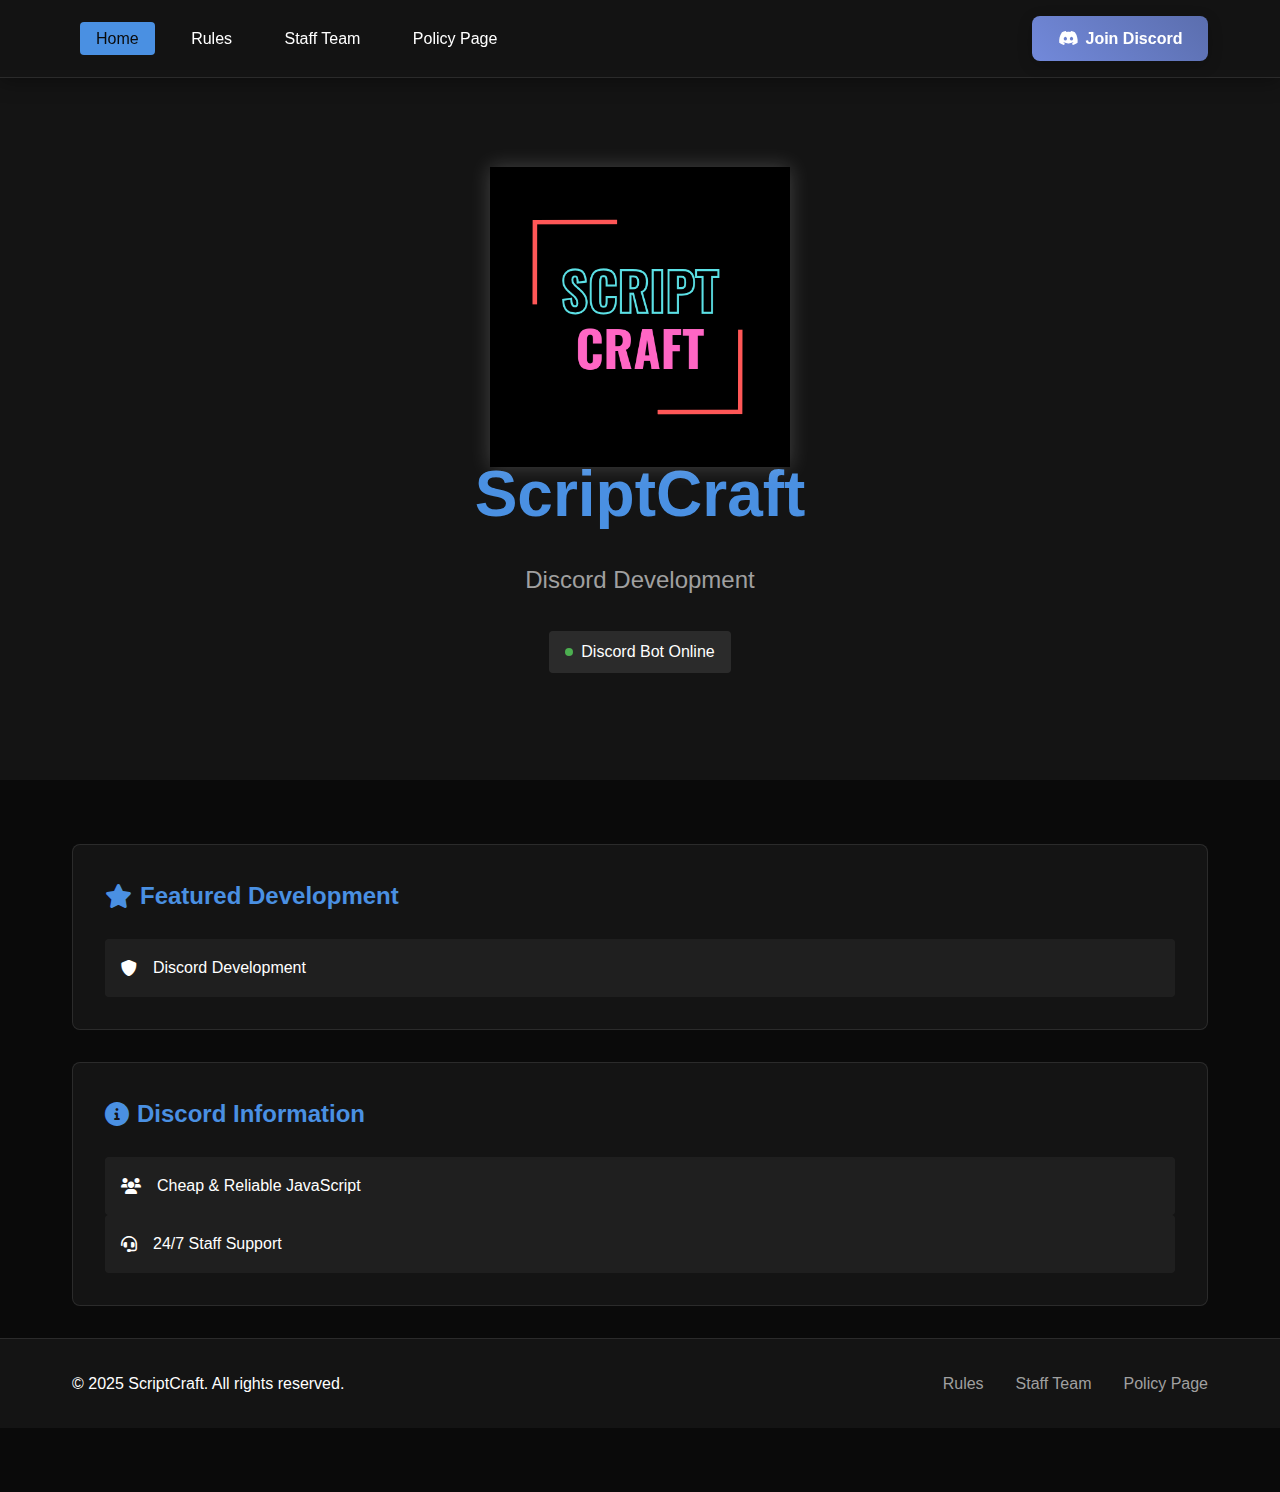
<file: index.html>
<!DOCTYPE html>
<html lang="en">
<head>
    <meta charset="UTF-8">
    <meta name="viewport" content="width=device-width, initial-scale=1.0">
    <title>ScriptCraft</title>
    <link rel="stylesheet" href="css/style.css">
    <link rel="stylesheet" href="https://cdnjs.cloudflare.com/ajax/libs/font-awesome/6.0.0/css/all.min.css">
</head>
<body>

    <nav class="navbar">
        <div class="nav-container">
            <div class="nav-links">
                <a href="index.html" class="active">Home</a>
                <a href="rules.html">Rules</a>
                <a href="staff.html">Staff Team</a>
                <a href="policy.html">Policy Page</a>
            </div>
            <div class="nav-buttons">
                <a href="https://discord.gg/6sVtwcZF" class="discord-btn">
                    <i class="fab fa-discord"></i> Join Discord
                </a>
            </div>
        </div>
    </nav>

    
    <section class="hero">
        <div class="hero-content">
            <div class="logo-container">
                <img src="images/scriptcraft.png" alt="ScriptCraft Logo" class="server-logo">
            </div>
            <h1>ScriptCraft</h1>
            <p>Discord Development</p>
            <div class="server-status">
                <span class="status-dot"></span>
                <span class="status-text">Checking Discord status...</span>
            </div>
        </div>
    </section>

    <section class="main-content">
        <div class="container">
            <div class="info-box">
                <h2><i class="fas fa-star"></i> Featured Development</h2>
                <div class="division-list">
                    <div class="division-item">
                        <i class="fas fa-shield-alt"></i>
                        <span>Discord Development</span>
                    </div>
                </div>
            </div>

            <div class="info-box">
                <h2><i class="fas fa-info-circle"></i> Discord Information</h2>
                <div class="discord-info">
                    <div class="info-item">
                        <i class="fas fa-users"></i>
                        <span>Cheap & Reliable JavaScript</span>
                    </div>
                    <div class="info-item">
                        <i class="fas fa-headset"></i>
                        <span>24/7 Staff Support</span>
                    </div>
                </div>
            </div>
        </div>
    <footer>
        <div class="container">
            <div class="footer-content">
                <p>&copy; 2025 ScriptCraft. All rights reserved.</p>
                <div class="footer-links">
                    <a href="rules.html">Rules</a>
                    <a href="staff.html">Staff Team</a>
                    <a href="policy.html">Policy Page</a>
                </div>
            </div>
        </div>
    </footer>

    <script src="js/server-status.js"></script>
</body>
</html>
</file>
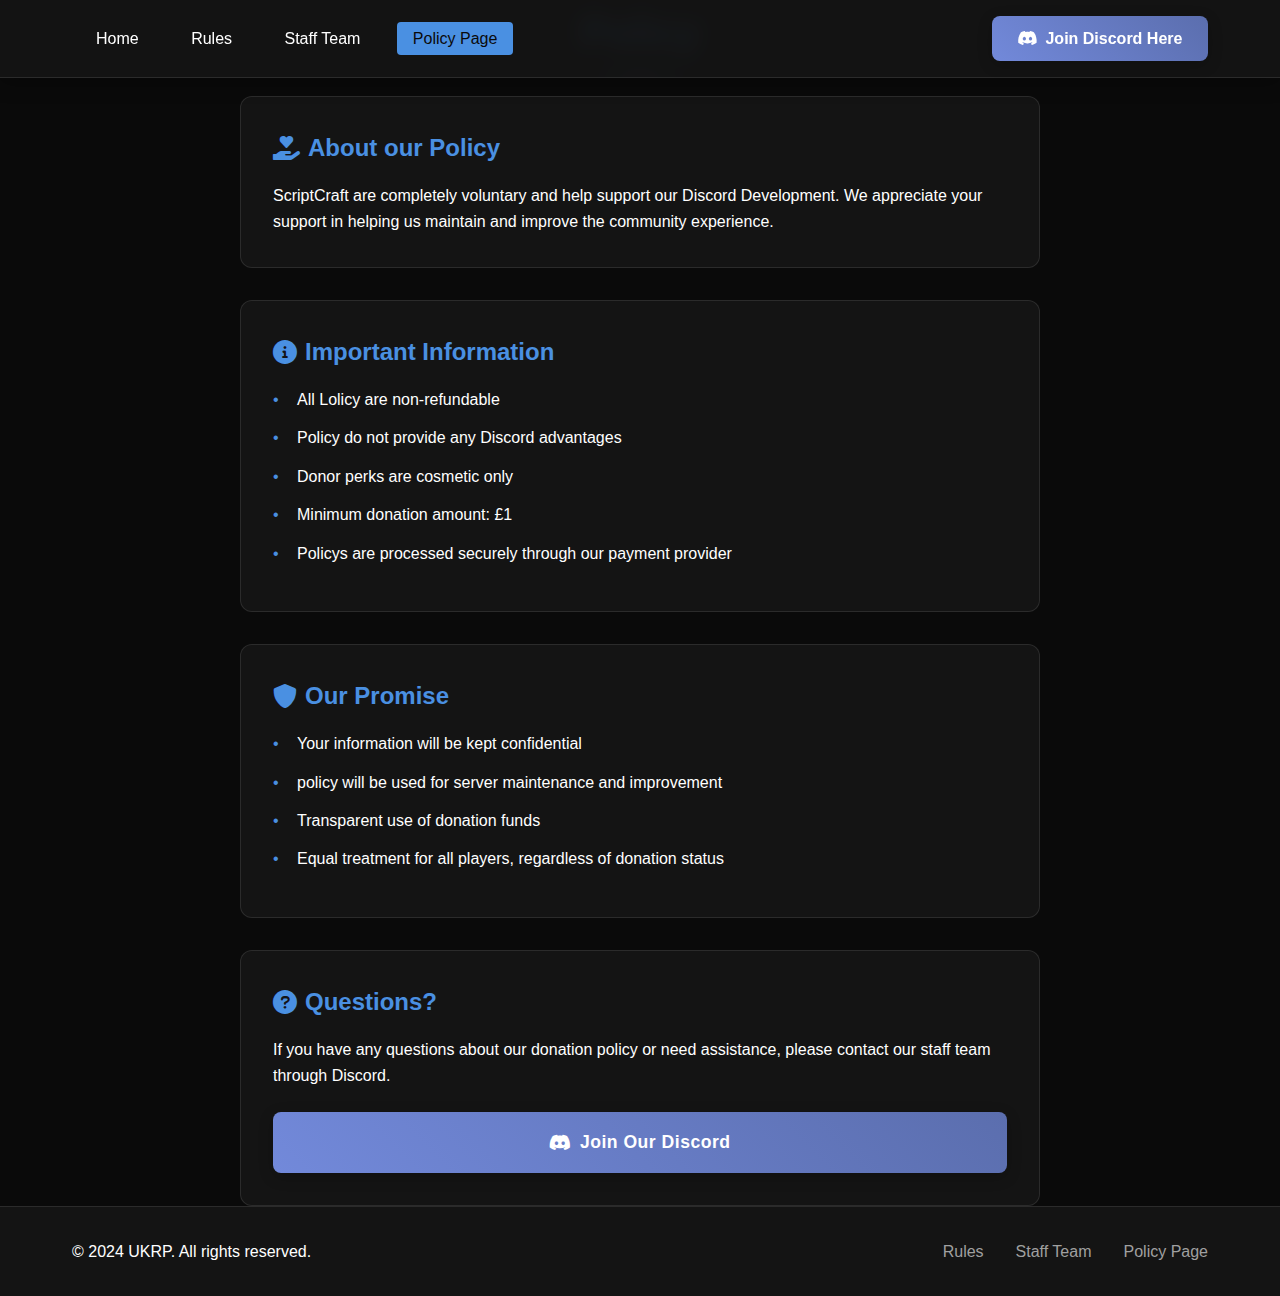
<file: policy.html>
<!DOCTYPE html>
<html lang="en">
<head>
    <meta charset="UTF-8">
    <meta name="viewport" content="width=device-width, initial-scale=1.0">
    <title>Page of Policy - 2025</title>
    <link rel="stylesheet" href="css/style.css">
    <link rel="stylesheet" href="https://cdnjs.cloudflare.com/ajax/libs/font-awesome/6.0.0/css/all.min.css">
</head>
<body>
    <nav class="navbar">
        <div class="nav-container">
            <div class="nav-links">
                <a href="index.html">Home</a>
                <a href="rules.html">Rules</a>
                <a href="staff.html">Staff Team</a>
                <a href="policy.html" class="active">Policy Page</a>
            </div>
            <div class="nav-buttons">
                <a href="https://discord.gg/6sVtwcZF" class="discord-btn">
                    <i class="fab fa-discord"></i> Join Discord Here
                </a>
            </div>
        </div>
    </nav>


    <section class="policy-section">
        <div class="container">
            <h1 class="page-title">Policy</h1>
            
            <div class="policy-container">
                <div class="policy-card">
                    <h2><i class="fas fa-hand-holding-heart"></i> About our Policy</h2>
                    <p> ScriptCraft are completely voluntary and help support our Discord Development. We appreciate your support in helping us maintain and improve the community experience.</p>
                </div>

                <div class="policy-card">
                    <h2><i class="fas fa-info-circle"></i> Important Information</h2>
                    <ul class="policy-list">
                        <li>All Lolicy are non-refundable</li>
                        <li>Policy do not provide any Discord advantages</li>
                        <li>Donor perks are cosmetic only</li>
                        <li>Minimum donation amount: £1</li>
                        <li>Policys are processed securely through our payment provider</li>
                    </ul>
                </div>

                <div class="policy-card">
                    <h2><i class="fas fa-shield-alt"></i> Our Promise</h2>
                    <ul class="policy-list">
                        <li>Your information will be kept confidential</li>
                        <li>policy will be used for server maintenance and improvement</li>
                        <li>Transparent use of donation funds</li>
                        <li>Equal treatment for all players, regardless of donation status</li>
                    </ul>
                </div>

                <div class="policy-card">
                    <h2><i class="fas fa-question-circle"></i> Questions?</h2>
                    <p>If you have any questions about our donation policy or need assistance, please contact our staff team through Discord.</p>
                    <a href="https://discord.gg/6sVtwcZF" class="discord-btn large">
                        <i class="fab fa-discord"></i> Join Our Discord
                    </a>
                </div>
            </div>
        </div>
    </section>

  
    <footer>
        <div class="container">
            <div class="footer-content">
                <p>&copy; 2024 UKRP. All rights reserved.</p>
                <div class="footer-links">
                    <a href="rules.html">Rules</a>
                    <a href="staff.html">Staff Team</a>
                    <a href="policy.html">Policy Page</a>
                </div>
            </div>
        </div>
    </footer>
</body>
</html>
</file>
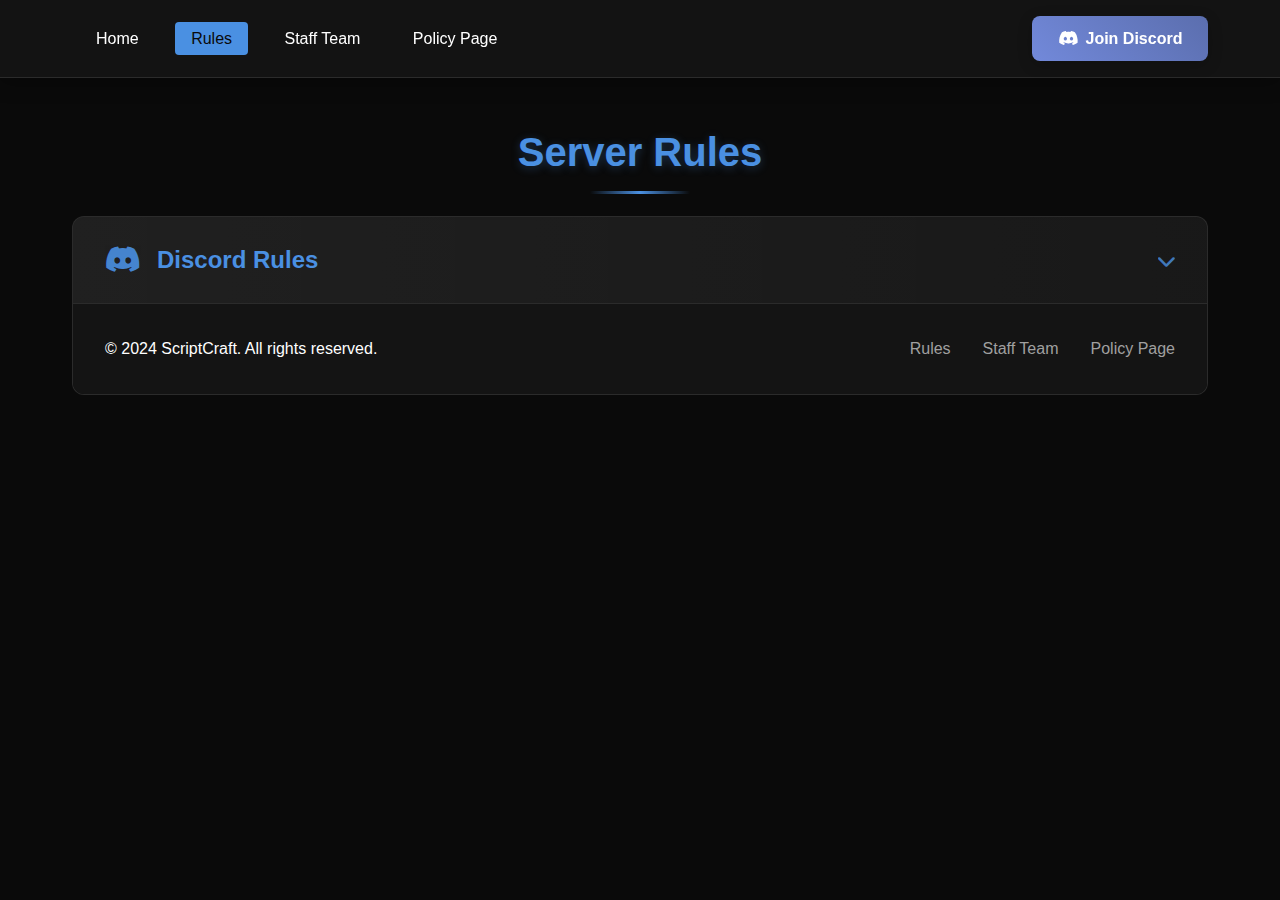
<file: rules.html>
<!DOCTYPE html>
<html lang="en">
<head>
    <meta charset="UTF-8">
    <meta name="viewport" content="width=device-width, initial-scale=1.0">
    <title>Rules - UKRP</title>
    <link rel="stylesheet" href="css/style.css">
    <link rel="stylesheet" href="https://cdnjs.cloudflare.com/ajax/libs/font-awesome/6.0.0/css/all.min.css">
</head>
<body>

    <nav class="navbar">
        <div class="nav-container">
            <div class="nav-links">
                <a href="index.html">Home</a>
                <a href="rules.html" class="active">Rules</a>
                <a href="staff.html">Staff Team</a>
                <a href="policy.html">Policy Page</a>
            </div>
            <div class="nav-buttons">
                <a href="https://discord.gg/6sVtwcZF" class="discord-btn">
                    <i class="fab fa-discord"></i> Join Discord
                </a>
            </div>
        </div>
    </nav>

  
    <section class="rules-section">
        <div class="container">
            <h1 class="page-title">Server Rules</h1>
            
            <div class="rules-container">
             
                <div class="rule-category">
                    <div class="category-header" onclick="toggleRules('discord-rules')">
                        <h2><i class="fab fa-discord"></i> Discord Rules</h2>
                        <i class="fas fa-chevron-down"></i>
                    </div>
                    <div class="rules-grid" id="discord-rules">
                        <div class="rule-item">
                            <span class="rule-number">1.0</span>
                            <p>Follow the Discord Terms of Service.<br>Follow the Discord Community Guidelines.</p>
                        </div>
                        <div class="rule-item">
                            <span class="rule-number">1.1</span>
                            <p>Do not post any pornography, gore, violent, or otherwise NSFW content. This is an SFW server!</p>
                        </div>
                        <div class="rule-item">
                            <span class="rule-number">1.2</span>
                            <p>Avoid spam-pinging or tagging roles/members without a valid reason.</p>
                        </div>
                        <div class="rule-item">
                            <span class="rule-number">1.3</span>
                            <p>Moderators have the final say. Please respect their decisions to avoid moderation actions.</p>
                        </div>
                        <div class="rule-item">
                            <span class="rule-number">1.4</span>
                            <p>We have the following roles:<br>
                            - Member<br>
                            - Discord Moderator<br>
                            - Development<br>
                            - Senior Development<br>
                            - Management<br><br>
                            All members are treated with equal respect. No special perks for donors.</p>
                        </div>
                        <div class="rule-item">
                            <span class="rule-number">1.5</span>
                            <p>Advertising (channels, DMs, or elsewhere) is not allowed and will result in an immediate ban.</p>
                        </div>
                    </div>
                    

             
              
    <footer>
        <div class="container">
            <div class="footer-content">
                <p>&copy; 2024 ScriptCraft. All rights reserved.</p>
                <div class="footer-links">
                    <a href="rules.html">Rules</a>
                    <a href="staff.html">Staff Team</a>
                    <a href="policy.html">Policy Page</a>
                </div>
            </div>
        </div>
    </footer>
    <script src="js/rules.js"></script>
</body>
</html>
</file>
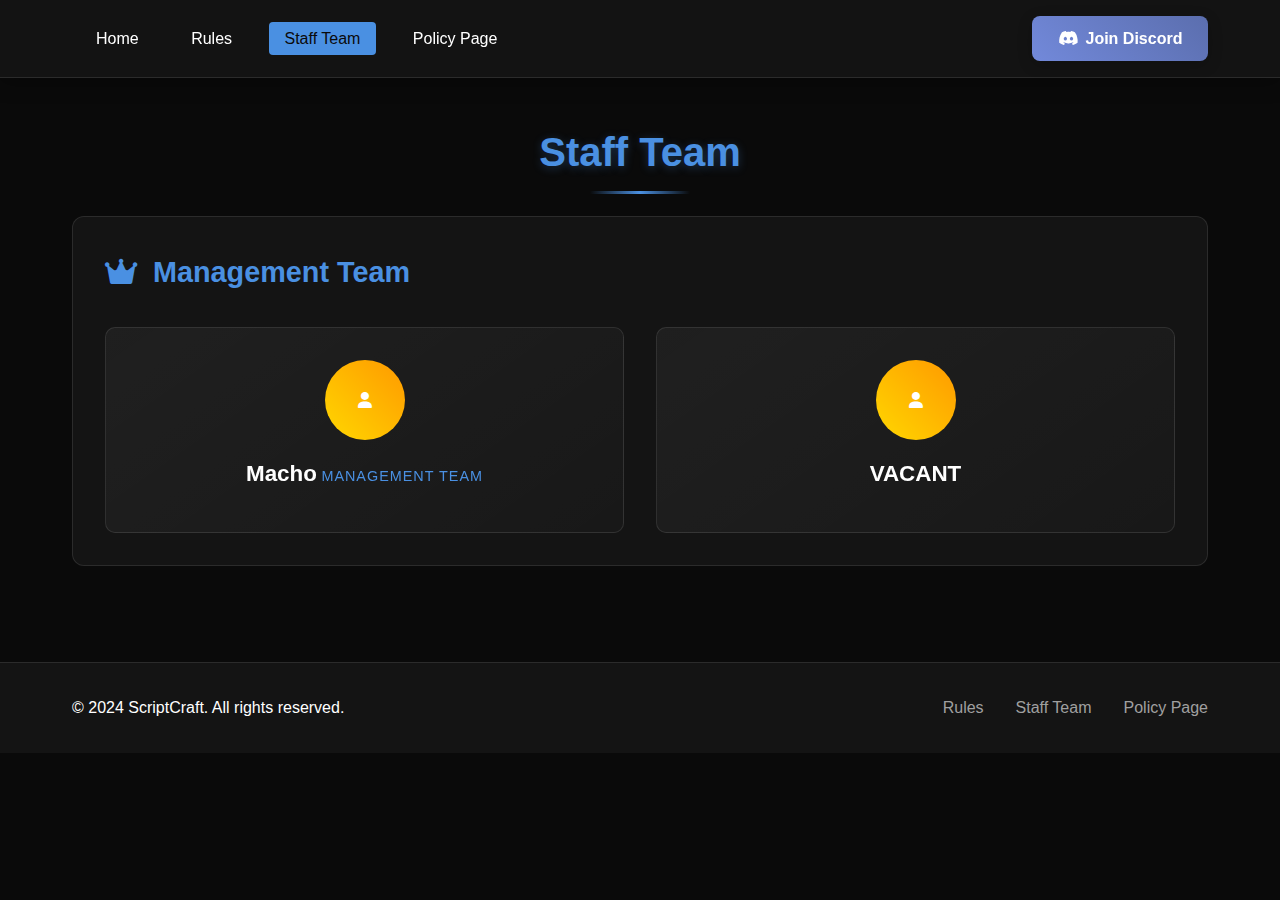
<file: staff.html>
<!DOCTYPE html>
<html lang="en">
<head>
    <meta charset="UTF-8">
    <meta name="viewport" content="width=device-width, initial-scale=1.0">
    <title>Staff Team - ScriptCraft</title>
    <link rel="stylesheet" href="css/style.css">
    <link rel="stylesheet" href="https://cdnjs.cloudflare.com/ajax/libs/font-awesome/6.0.0/css/all.min.css">
</head>
<body>

    <nav class="navbar">
        <div class="nav-container">
            <div class="nav-links">
                <a href="index.html">Home</a>
                <a href="rules.html">Rules</a>
                <a href="staff.html" class="active">Staff Team</a>
                <a href="policy.html">Policy Page</a>
            </div>
            <div class="nav-buttons">
                <a href="https://discord.gg/6sVtwcZF" class="discord-btn">
                    <i class="fab fa-discord"></i> Join Discord
                </a>
            </div>
        </div>
    </nav>


    <section class="staff-section">
        <div class="container">
            <h1 class="page-title">Staff Team</h1>
            
    
            <div class="staff-category">
                <h2><i class="fas fa-crown"></i> Management Team</h2>
                <div class="staff-grid">
                    <div class="staff-card founder">
                        <div class="staff-avatar">
                            <i class="fas fa-user"></i>
                        </div>
                        <div class="staff-info">
                            <h3>Macho</h3>
                            <span class="staff-role">Management Team</span>
                        </div>
                    </div>

                    <div class="staff-card founder">
                        <div class="staff-avatar">
                            <i class="fas fa-user"></i>
                        </div>
                        <div class="staff-info">
                            <h3>VACANT</h3>
                            <span class="staff-role"></span>
                        </div>
                    </div>
                </div>
            </div>


           
        </div>
    </section>


    <footer>
        <div class="container">
            <div class="footer-content">
                <p>&copy; 2024 ScriptCraft. All rights reserved.</p>
                <div class="footer-links">
                    <a href="rules.html">Rules</a>
                    <a href="staff.html">Staff Team</a>
                    <a href="policy.html">Policy Page</a>
                </div>
            </div>
        </div>
    </footer>
</body>
</html>
</file>
<file: css/style.css>
:root {
    --primary: #1a237e;
    --secondary: #c41e3a;
    --accent: #4a90e2;
    --background: #0a0a0a;
    --surface: #141414;
    --text: #ffffff;
    --text-secondary: #a0a0a0;
}
/* Testing something (Jack) 
*/
* {
    margin: 0;
    padding: 0;
    box-sizing: border-box;
    font-family: 'Inter', -apple-system, BlinkMacSystemFont, sans-serif;
}

body {
    background-color: var(--background);
    color: var(--text);
    line-height: 1.6;
}

.container {
    max-width: 1200px;
    margin: 0 auto;
    padding: 0 2rem;
}

.navbar {
    background: rgba(20, 20, 20, 0.95);
    backdrop-filter: blur(10px);
    box-shadow: 0 2px 20px rgba(0, 0, 0, 0.4);
    padding: 1rem 0;
    position: fixed;
    width: 100%;
    top: 0;
    z-index: 1000;
    border-bottom: 1px solid rgba(255, 255, 255, 0.1);
}

.nav-container {
    display: flex;
    justify-content: space-between;
    align-items: center;
    max-width: 1200px;
    margin: 0 auto;
    padding: 0 2rem;
}

.nav-links a {
    color: var(--text);
    text-decoration: none;
    padding: 0.5rem 1rem;
    margin: 0 0.5rem;
    border-radius: 4px;
    transition: all 0.3s ease;
    position: relative;
    overflow: hidden;
}

.nav-links a::after {
    content: '';
    position: absolute;
    bottom: 0;
    left: 50%;
    width: 0;
    height: 2px;
    background: var(--accent);
    transition: all 0.3s ease;
    transform: translateX(-50%);
}

.nav-links a:hover::after {
    width: 80%;
}

.nav-links a:hover {
    background: rgba(255, 255, 255, 0.1);
}

.nav-links a.active {
    background: var(--accent);
    color: var(--background);
}

.nav-buttons {
    display: flex;
    gap: 1rem;
}

.connect-btn, .discord-btn {
    padding: 0.6rem 1.6rem;
    border-radius: 8px;
    text-decoration: none;
    font-weight: 600;
    transition: all 0.3s ease;
    display: flex;
    align-items: center;
    gap: 0.5rem;
    position: relative;
    overflow: hidden;
    border: none;
    box-shadow: 0 4px 15px rgba(0, 0, 0, 0.2);
}

.connect-btn {
    background: linear-gradient(45deg, var(--accent), #357abd);
    color: var(--text);
}

.discord-btn {
    background: linear-gradient(45deg, #7289da, #5b6eae);
    color: var(--text);
}

.connect-btn:hover, .discord-btn:hover {
    transform: translateY(-2px);
    filter: brightness(1.1);
}

.connect-btn:active, .discord-btn:active {
    transform: translateY(0);
}

.connect-btn::before, .discord-btn::before {
    content: '';
    position: absolute;
    top: 0;
    left: -100%;
    width: 100%;
    height: 100%;
    background: linear-gradient(
        90deg,
        transparent,
        rgba(255, 255, 255, 0.2),
        transparent
    );
    transition: 0.5s;
}

.connect-btn:hover::before, .discord-btn:hover::before {
    left: 100%;
}

.connect-btn.large, .discord-btn.large {
    padding: 1rem 2.5rem;
    font-size: 1.1rem;
    letter-spacing: 0.5px;
}

.hero {
    height: 80vh;
    display: flex;
    align-items: center;
    justify-content: center;
    text-align: center;
    background: var(--surface);
    margin-top: 60px;
}

.hero-content h1 {
    font-size: 4rem;
    margin-bottom: 1rem;
    color: var(--accent);
}

.hero-content p {
    font-size: 1.5rem;
    color: var(--text-secondary);
    margin-bottom: 2rem;
}

.server-status {
    display: inline-flex;
    align-items: center;
    gap: 0.5rem;
    padding: 0.5rem 1rem;
    background: rgba(255, 255, 255, 0.1);
    border-radius: 4px;
}

.status-dot {
    width: 8px;
    height: 8px;
    background: #4CAF50;
    border-radius: 50%;
}

.main-content {
    padding: 4rem 0;
}

.info-box {
    background: var(--surface);
    border-radius: 8px;
    padding: 2rem;
    margin-bottom: 2rem;
    border: 1px solid rgba(255, 255, 255, 0.1);
}

.info-box h2 {
    display: flex;
    align-items: center;
    gap: 0.5rem;
    margin-bottom: 1.5rem;
    color: var(--accent);
}

.division-list, .server-info {
    display: grid;
    grid-template-columns: repeat(auto-fit, minmax(250px, 1fr));
    gap: 1rem;
}

.division-item, .info-item {
    display: flex;
    align-items: center;
    gap: 1rem;
    padding: 1rem;
    background: rgba(255, 255, 255, 0.05);
    border-radius: 4px;
    transition: all 0.3s ease;
}

.division-item:hover, .info-item:hover {
    background: rgba(255, 255, 255, 0.1);
}

.quick-join {
    background: var(--surface);
    padding: 4rem 0;
    text-align: center;
}

.join-buttons {
    display: flex;
    justify-content: center;
    gap: 1rem;
    margin-top: 2rem;
}

.connect-btn.large, .discord-btn.large {
    padding: 1rem 2rem;
    font-size: 1.1rem;
}

footer {
    background: var(--surface);
    padding: 2rem 0;
    border-top: 1px solid rgba(255, 255, 255, 0.1);
}

.footer-content {
    display: flex;
    justify-content: space-between;
    align-items: center;
}

.footer-links {
    display: flex;
    gap: 2rem;
}

.footer-links a {
    color: var(--text-secondary);
    text-decoration: none;
    transition: color 0.3s ease;
}

.footer-links a:hover {
    color: var(--accent);
}

@media (max-width: 768px) {
    .nav-container {
        flex-direction: column;
        gap: 1rem;
    }

    .nav-links {
        display: flex;
        flex-wrap: wrap;
        justify-content: center;
    }

    .nav-buttons {
        width: 100%;
        justify-content: center;
    }

    .hero-content h1 {
        font-size: 3rem;
    }

    .footer-content {
        flex-direction: column;
        gap: 1rem;
        text-align: center;
    }
}

.rules-section {
    padding: 120px 0 4rem;
}

.page-title {
    color: var(--accent);
    font-size: 2.5rem;
    margin-bottom: 2rem;
    text-align: center;
    text-shadow: 0 2px 10px rgba(74, 144, 226, 0.3);
    position: relative;
}

.page-title::after {
    content: '';
    position: absolute;
    bottom: -10px;
    left: 50%;
    transform: translateX(-50%);
    width: 100px;
    height: 3px;
    background: linear-gradient(90deg, transparent, var(--accent), transparent);
}

.rules-container {
    display: flex;
    flex-direction: column;
    gap: 2rem;
}

.rule-category {
    background: var(--surface);
    border-radius: 12px;
    margin-bottom: 1.5rem;
    border: 1px solid rgba(255, 255, 255, 0.1);
    overflow: hidden;
    transition: all 0.3s ease;
}

.rule-category:hover {
    transform: translateY(-2px);
    box-shadow: 0 5px 15px rgba(0, 0, 0, 0.2);
}

.category-header {
    display: flex;
    justify-content: space-between;
    align-items: center;
    cursor: pointer;
    padding: 1.5rem 2rem;
    transition: all 0.3s ease;
    background: linear-gradient(
        to right,
        rgba(255, 255, 255, 0.05),
        rgba(255, 255, 255, 0.02)
    );
}

.category-header h2 {
    display: flex;
    align-items: center;
    gap: 1rem;
    font-size: 1.5rem;
    color: var(--accent);
}

.category-header h2 i {
    font-size: 1.8rem;
    opacity: 0.9;
}

.category-header i.fa-chevron-down {
    transition: all 0.3s ease;
    color: var(--accent);
    font-size: 1.2rem;
    opacity: 0.8;
}

.category-header:hover i.fa-chevron-down {
    opacity: 1;
    transform: translateY(2px);
}

.category-header.active i.fa-chevron-down {
    transform: rotate(180deg);
}

.rules-grid {
    display: none;
    padding: 0 2rem 2rem 2rem;
    background: rgba(0, 0, 0, 0.2);
}

.rules-grid.active {
    display: flex;
    flex-direction: column;
    gap: 0.8rem;
    animation: slideDown 0.4s ease forwards;
    padding-top: 1rem;
}

.rule-item {
    display: flex;
    gap: 1.5rem;
    padding: 1rem 1.5rem;
    background: rgba(255, 255, 255, 0.03);
    border-radius: 8px;
    transition: all 0.3s ease;
    border: 1px solid rgba(255, 255, 255, 0.05);
    align-items: flex-start;
}

.rule-item:hover {
    background: rgba(255, 255, 255, 0.05);
    transform: translateX(5px);
}

.rule-number {
    color: var(--accent);
    font-weight: bold;
    min-width: 45px;
    padding: 0.2rem 0.5rem;
    background: rgba(255, 255, 255, 0.05);
    border-radius: 4px;
    text-align: center;
    align-self: flex-start;
    margin-top: 0.2rem;
}

.rule-item p {
    color: var(--text);
    line-height: 1.6;
    font-size: 0.95rem;
    flex: 1;
}

@keyframes slideDown {
    from {
        opacity: 0;
        transform: translateY(-10px);
    }
    to {
        opacity: 1;
        transform: translateY(0);
    }
}

.rule-category {
    transition: all 0.3s ease;
}

.rule-category.active {
    margin-bottom: 2rem;
}

/* Responsive adjustments */
@media (max-width: 768px) {
    .category-header {
        padding: 1.2rem 1.5rem;
    }

    .category-header h2 {
        font-size: 1.3rem;
    }

    .rules-grid {
        padding: 0 1rem 1rem 1rem;
    }

    .rule-item {
        flex-direction: column;
        gap: 0.5rem;
        padding: 1rem;
    }

    .rule-number {
        min-width: auto;
        align-self: flex-start;
    }
}

.rule-item:first-child {
    margin-top: 0.5rem;
}

.divisions-section {
    padding: 120px 0 4rem;
}

.divisions-container {
    max-width: 1000px;
    margin: 0 auto;
}

.division-category {
    background: var(--surface);
    border-radius: 12px;
    margin-bottom: 1.5rem;
    border: 1px solid rgba(255, 255, 255, 0.1);
    overflow: hidden;
    transition: all 0.3s ease;
}

.division-category:hover {
    transform: translateY(-2px);
    box-shadow: 0 5px 15px rgba(0, 0, 0, 0.2);
}

.division-content {
    display: none;
    padding: 1rem 2rem 2rem;
    background: rgba(0, 0, 0, 0.2);
}

.division-content.active {
    display: block;
    animation: slideDown 0.4s ease forwards;
}

.sub-division {
    background: rgba(255, 255, 255, 0.03);
    border-radius: 8px;
    padding: 1.5rem;
    margin-top: 1rem;
    border: 1px solid rgba(255, 255, 255, 0.05);
    transition: all 0.3s ease;
}

.sub-division:hover {
    background: rgba(255, 255, 255, 0.05);
    transform: translateX(5px);
}

.sub-division h3 {
    color: var(--accent);
    display: flex;
    align-items: center;
    gap: 0.5rem;
    margin-bottom: 0.5rem;
}

.sub-division p {
    color: var(--text-secondary);
    margin-bottom: 1rem;
}

.division-info {
    display: flex;
    gap: 1rem;
    flex-wrap: wrap;
}

.division-info span {
    display: flex;
    align-items: center;
    gap: 0.5rem;
    font-size: 0.9rem;
    color: var(--accent);
    background: rgba(255, 255, 255, 0.05);
    padding: 0.5rem 1rem;
    border-radius: 4px;
}

.staff-section {
    padding: 120px 0 4rem;
}

.staff-category {
    background: var(--surface);
    border-radius: 12px;
    padding: 2rem;
    margin-bottom: 2rem;
    border: 1px solid rgba(255, 255, 255, 0.1);
}

.staff-category h2 {
    color: var(--accent);
    font-size: 1.8rem;
    margin-bottom: 2rem;
    display: flex;
    align-items: center;
    gap: 1rem;
}

.staff-grid {
    display: grid;
    grid-template-columns: repeat(auto-fit, minmax(250px, 1fr));
    gap: 2rem;
}

.staff-card {
    background: linear-gradient(145deg, rgba(255, 255, 255, 0.05), rgba(255, 255, 255, 0.02));
    border: 1px solid rgba(255, 255, 255, 0.1);
    backdrop-filter: blur(5px);
    transition: all 0.3s cubic-bezier(0.4, 0, 0.2, 1);
    padding: 2rem;
    text-align: center;
    border-radius: 10px;
}

.staff-card:hover {
    transform: translateY(-8px) scale(1.02);
    box-shadow: 0 10px 30px rgba(0, 0, 0, 0.3);
    border-color: var(--accent);
}

.staff-avatar {
    width: 80px;
    height: 80px;
    background: var(--accent);
    border-radius: 50%;
    margin: 0 auto 1rem;
    display: flex;
    align-items: center;
    justify-content: center;
    position: relative;
    transition: all 0.3s ease;
}

.staff-avatar::after {
    content: '';
    position: absolute;
    top: -5px;
    left: -5px;
    right: -5px;
    bottom: -5px;
    border-radius: 50%;
    background: linear-gradient(45deg, var(--accent), transparent);
    opacity: 0;
    transition: all 0.3s ease;
    z-index: -1;
}

.staff-card:hover .staff-avatar::after {
    opacity: 0.5;
}

.staff-info h3 {
    color: var(--text);
    font-size: 1.4rem;
    margin-bottom: 0.5rem;
    position: relative;
    display: inline-block;
}

.staff-info h3::after {
    content: '';
    position: absolute;
    bottom: -4px;
    left: 0;
    width: 100%;
    height: 2px;
    background: var(--accent);
    transform: scaleX(0);
    transition: transform 0.3s ease;
}

.staff-card:hover .staff-info h3::after {
    transform: scaleX(1);
}

.staff-role {
    color: var(--accent);
    font-size: 0.9rem;
    text-transform: uppercase;
    letter-spacing: 1px;
}

.staff-card.founder .staff-avatar {
    background: linear-gradient(45deg, #ffd700, #ff9900);
}

.staff-card.events .staff-avatar {
    background: linear-gradient(45deg, #4a90e2, #357abd);
}

@media (max-width: 768px) {
    .staff-grid {
        grid-template-columns: 1fr;
        gap: 1.5rem;
    }

    .staff-category {
        padding: 1.5rem;
    }
}

.command-section {
    padding: 120px 0 4rem;
}

.command-category {
    background: var(--surface);
    border-radius: 12px;
    padding: 2rem;
    margin-bottom: 2rem;
    border: 1px solid rgba(255, 255, 255, 0.1);
}

.command-category h2 {
    color: var(--text);
    font-size: 1.8rem;
    margin-bottom: 2rem;
    display: flex;
    align-items: center;
    gap: 1rem;
}

.command-grid {
    display: grid;
    grid-template-columns: repeat(auto-fit, minmax(250px, 1fr));
    gap: 2rem;
}

.command-card {
    background: rgba(255, 255, 255, 0.03);
    border-radius: 10px;
    padding: 2rem;
    text-align: center;
    transition: all 0.3s ease;
    border: 1px solid rgba(255, 255, 255, 0.05);
}

.command-card:hover {
    transform: translateY(-5px);
    box-shadow: 0 5px 15px rgba(0, 0, 0, 0.2);
}

.rank-badge {
    margin-bottom: 1rem;
}

.rank-badge i {
    color: var(--accent);
    font-size: 1.2rem;
    margin: 0 2px;
}

.command-card h3 {
    color: var(--text);
    font-size: 1.4rem;
    margin-bottom: 0.5rem;
}

.command-card .role {
    color: var(--text-secondary);
    font-size: 0.9rem;
    display: block;
}

.command-category.gold h2 {
    color: #ffd700;
}

.command-category.gold .rank-badge i {
    color: #ffd700;
}

.command-category.silver h2 {
    color: #c0c0c0;
}

.command-category.silver .rank-badge i {
    color: #c0c0c0;
}

.command-category.bronze h2 {
    color: #cd7f32;
}

.command-category.bronze .rank-badge i {
    color: #cd7f32;
}

.command-card:hover {
    background: rgba(255, 255, 255, 0.05);
}

.gold .command-card:hover {
    border-color: rgba(255, 215, 0, 0.3);
}

.silver .command-card:hover {
    border-color: rgba(192, 192, 192, 0.3);
}

.bronze .command-card:hover {
    border-color: rgba(205, 127, 50, 0.3);
}

@media (max-width: 768px) {
    .command-grid {
        grid-template-columns: 1fr;
        gap: 1.5rem;
    }

    .command-category {
        padding: 1.5rem;
    }
}

.logo-container {
    margin-bottom: -2rem;
    animation: fadeInDown 1s ease;
}

.server-logo {
    max-width: 300px; 
    height: auto;
    filter: drop-shadow(0 0 10px rgba(255, 255, 255, 0.2));
    transition: transform 0.3s ease;
}

.server-logo:hover {
    transform: scale(1.05);
}

@keyframes fadeInDown {
    from {
        opacity: 0;
        transform: translateY(-20px);
    }
    to {
        opacity: 1;
        transform: translateY(0);
    }
}

@media (max-width: 1200px) {
    .container {
        max-width: 960px;
    }
}

@media (max-width: 992px) {
    .container {
        max-width: 720px;
    }

    .hero-content h1 {
        font-size: 3.5rem;
    }

    .server-logo {
        max-width: 250px;
    }
}

@media (max-width: 768px) {
    .container {
        max-width: 540px;
        padding: 0 1rem;
    }

    .nav-container {
        flex-direction: column;
        gap: 1rem;
        padding: 1rem;
    }

    .nav-links {
        display: flex;
        flex-wrap: wrap;
        justify-content: center;
        gap: 0.5rem;
    }

    .nav-links a {
        font-size: 0.9rem;
        padding: 0.4rem 0.8rem;
    }

    .nav-buttons {
        width: 100%;
        justify-content: center;
    }

    .hero {
        margin-top: 120px;
        padding: 2rem 0;
    }

    .hero-content h1 {
        font-size: 3rem;
    }

    .hero-content p {
        font-size: 1.2rem;
    }

    .server-logo {
        max-width: 200px;
    }

    /* Rules Section */
    .rule-category {
        margin: 1rem 0;
    }

    .category-header h2 {
        font-size: 1.4rem;
    }

    .rule-item {
        padding: 0.8rem 1rem;
    }

    .division-category {
        padding: 1rem;
    }

    .sub-division {
        padding: 1rem;
    }

    .command-grid {
        grid-template-columns: 1fr;
    }

    .command-card {
        padding: 1.5rem;
    }
}

@media (max-width: 576px) {
    .hero-content h1 {
        font-size: 2.5rem;
    }

    .hero-content p {
        font-size: 1rem;
    }

    .server-logo {
        max-width: 150px;
    }

    .join-buttons {
        flex-direction: column;
        gap: 1rem;
    }

    .connect-btn.large, .discord-btn.large {
        width: 100%;
        text-align: center;
        justify-content: center;
    }

    .footer-content {
        flex-direction: column;
        text-align: center;
        gap: 1rem;
    }

    .footer-links {
        justify-content: center;
        flex-wrap: wrap;
        gap: 1rem;
    }

    .rule-number {
        min-width: 35px;
        font-size: 0.9rem;
    }

    .rule-item p {
        font-size: 0.9rem;
    }

    .division-info span {
        font-size: 0.8rem;
    }
}

@media (min-width: 1400px) {
    .container {
        max-width: 1320px;
    }

    .hero-content h1 {
        font-size: 4.5rem;
    }

    .server-logo {
        max-width: 350px;
    }
}

@media (max-width: 360px) {
    .nav-links a {
        font-size: 0.8rem;
        padding: 0.3rem 0.6rem;
    }

    .hero-content h1 {
        font-size: 2rem;
    }

    .server-logo {
        max-width: 120px;
    }
}

.donations-section {
    padding: 120px 0 4rem;
}

.policy-container {
    max-width: 800px;
    margin: 0 auto;
    display: grid;
    gap: 2rem;
}

.policy-card {
    background: var(--surface);
    border-radius: 12px;
    padding: 2rem;
    border: 1px solid rgba(255, 255, 255, 0.1);
    transition: all 0.3s ease;
}

.policy-card:hover {
    transform: translateY(-5px);
    box-shadow: 0 5px 15px rgba(0, 0, 0, 0.2);
}

.policy-card h2 {
    color: var(--accent);
    font-size: 1.5rem;
    margin-bottom: 1rem;
    display: flex;
    align-items: center;
    gap: 0.5rem;
}

.policy-list {
    list-style: none;
    padding: 0;
}

.policy-list li {
    margin-bottom: 0.8rem;
    padding-left: 1.5rem;
    position: relative;
}

.policy-list li::before {
    content: '•';
    color: var(--accent);
    position: absolute;
    left: 0;
}

.policy-card .discord-btn {
    margin-top: 1.5rem;
    width: 100%;
    justify-content: center;
}

@media (max-width: 768px) {
    .policy-container {
        gap: 1rem;
    }

    .policy-card {
        padding: 1.5rem;
    }

    .policy-card h2 {
        font-size: 1.3rem;
    }
}

.apply-btn {
    background-color: #28a745;
    color: white;
    border: none;
    padding: 12px 24px;
    font-size: 16px;
    cursor: pointer;
    border-radius: 8px;
    transition: background-color 0.3s ease, transform 0.2s ease;
    display: inline-flex;
    align-items: center;
    gap: 8px;
    box-shadow: 0 4px 6px rgba(0, 0, 0, 0.1);
}

.apply-btn:hover {
    background-color: #218838;
    transform: translateY(-2px);
    box-shadow: 0 6px 8px rgba(0, 0, 0, 0.15);
}

.apply-btn:active {
    background-color: #1e7e34;
    transform: translateY(0);
    box-shadow: 0 3px 5px rgba(0, 0, 0, 0.2);
}
</file>
